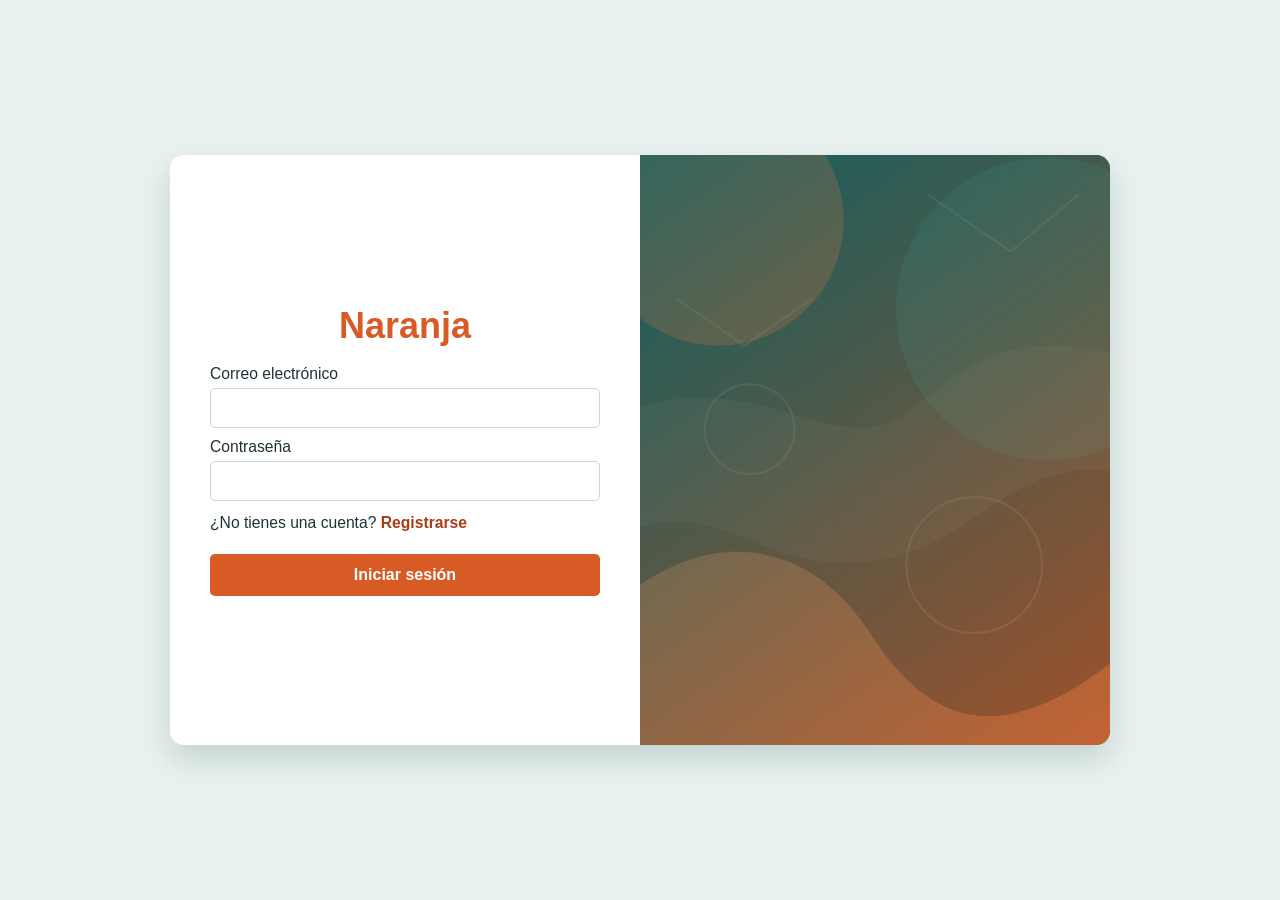
<file: index.html>
<!DOCTYPE html>
<html lang="es">
<head>
  <meta charset="UTF-8">
  <meta name="viewport" content="width=device-width, initial-scale=1.0">
  <title>Registro | Naranja</title>
  <link rel="stylesheet" href="css/estilos.css">
</head>
<body>
  <main class="contenedor-global contenedor-registro">
    <section class="panel-formulario" aria-labelledby="titulo-registro">
      <form action="inicio.html" method="get">
        <h1 id="titulo-registro">Naranja</h1>

        <label for="correo">Correo electrónico</label>
        <input id="correo" name="correo" type="email" required>

        <label for="contrasena">Contraseña</label>
        <input id="contrasena" name="contrasena" type="password" required>

        <p class="enlace-cuenta"> ¿No tienes una cuenta? <a href="registro.html">Registrarse</a></p>

        <button type="submit">Iniciar sesión</button>
      </form>
    </section>

    <section class="panel-imagen" aria-label="Edificios modernos de color naranja"></section>
  </main>
</body>
</html>
</file>
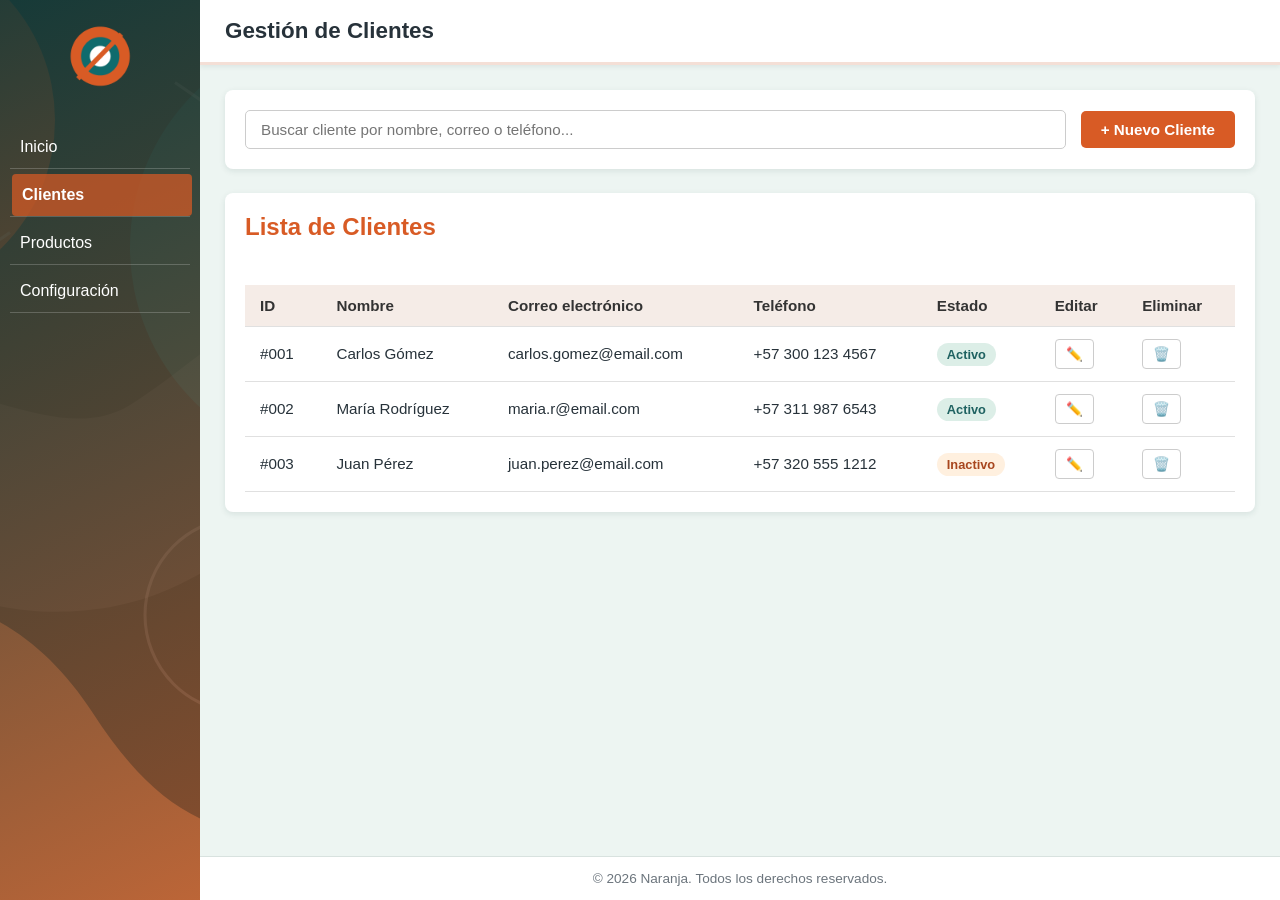
<file: clientes.html>
<!DOCTYPE html>
<html lang="es">
<head>
  <meta charset="UTF-8">
  <meta name="viewport" content="width=device-width, initial-scale=1.0">
  <title>Clientes | Naranja</title>
  <link rel="stylesheet" href="css/inicio.css">
  <link rel="stylesheet" href="css/clientes.css">
</head>
<body>
  <nav class="menu" aria-label="Menú principal">
    <a class="logo" href="index.html" aria-label="Ir al inicio de Naranja">
      <img src="images/logo.png" alt="Logo de Naranja">
    </a>
    <ul>
      <li><a href="index.html">Inicio</a></li>
      <li><a href="clientes.html" class="active" aria-current="page">Clientes</a></li>
      <li><a href="index.html#productos">Productos</a></li>
      <li><a href="index.html#configuracion">Configuración</a></li>
    </ul>
  </nav>

  <div class="main-wrapper">
    <header class="banner">
      <h1>Gestión de Clientes</h1>
    </header>

    <main class="content">
      <section class="actions-bar card" aria-label="Acciones de clientes">
        <label class="sr-only" for="buscarCliente">Buscar cliente</label>
        <input type="search" id="buscarCliente" placeholder="Buscar cliente por nombre, correo o teléfono..." class="search-input">
        <button type="button" class="btn btn-primary" id="nuevoCliente">+ Nuevo Cliente</button>
      </section>

      <section class="card table-container" aria-labelledby="tituloLista">
        <h2 id="tituloLista">Lista de Clientes</h2>
        <p class="mensaje-tabla" id="mensajeTabla" aria-live="polite"></p>
        <table class="data-table">
          <thead>
            <tr>
              <th scope="col">ID</th>
              <th scope="col">Nombre</th>
              <th scope="col">Correo electrónico</th>
              <th scope="col">Teléfono</th>
              <th scope="col">Estado</th>
              <th scope="col">Editar</th>
              <th scope="col">Eliminar</th>
            </tr>
          </thead>
          <tbody id="tablaClientes">
            <tr>
              <td>#001</td>
              <td>Carlos Gómez</td>
              <td>carlos.gomez@email.com</td>
              <td>+57 300 123 4567</td>
              <td><span class="badge badge-success">Activo</span></td>
              <td><button class="btn-icon" type="button" aria-label="Editar a Carlos Gómez" data-action="edit">✏️</button></td>
              <td><button class="btn-icon btn-danger" type="button" aria-label="Eliminar a Carlos Gómez" data-action="delete">🗑️</button></td>
            </tr>
            <tr>
              <td>#002</td>
              <td>María Rodríguez</td>
              <td>maria.r@email.com</td>
              <td>+57 311 987 6543</td>
              <td><span class="badge badge-success">Activo</span></td>
              <td><button class="btn-icon" type="button" aria-label="Editar a María Rodríguez" data-action="edit">✏️</button></td>
              <td><button class="btn-icon btn-danger" type="button" aria-label="Eliminar a María Rodríguez" data-action="delete">🗑️</button></td>
            </tr>
            <tr>
              <td>#003</td>
              <td>Juan Pérez</td>
              <td>juan.perez@email.com</td>
              <td>+57 320 555 1212</td>
              <td><span class="badge badge-warning">Inactivo</span></td>
              <td><button class="btn-icon" type="button" aria-label="Editar a Juan Pérez" data-action="edit">✏️</button></td>
              <td><button class="btn-icon btn-danger" type="button" aria-label="Eliminar a Juan Pérez" data-action="delete">🗑️</button></td>
            </tr>
          </tbody>
        </table>
      </section>
    </main>

    <footer>
      <p>© 2026 Naranja. Todos los derechos reservados.</p>
    </footer>
  </div>

  <div id="modalCliente" class="modal" role="dialog" aria-modal="true" aria-labelledby="tituloModal">
    <div class="modal-content">
      <div class="modal-header">
        <h2 id="tituloModal">Registrar Nuevo Cliente</h2>
        <button class="close-btn" type="button" aria-label="Cerrar ventana">×</button>
      </div>
      <form id="formCliente">
        <div class="modal-body">
          <div class="form-group">
            <label for="nombre">Nombre completo *</label>
            <input type="text" id="nombre" placeholder="Ej. Juan Pérez" required>
          </div>
          <div class="form-group">
            <label for="correoCliente">Correo electrónico *</label>
            <input type="email" id="correoCliente" placeholder="ejemplo@correo.com" required>
          </div>
          <div class="form-group">
            <label for="telefono">Teléfono *</label>
            <input type="tel" id="telefono" placeholder="+57 300 000 0000" required>
          </div>
          <div class="form-group">
            <label for="estado">Estado</label>
            <select id="estado">
              <option value="Activo">Activo</option>
              <option value="Inactivo">Inactivo</option>
            </select>
          </div>
        </div>
        <div class="modal-footer">
          <button type="button" class="btn btn-secondary" id="cancelarModal">Cancelar</button>
          <button type="submit" class="btn btn-primary">Guardar Cliente</button>
        </div>
      </form>
    </div>
  </div>

  <script>
    const modal = document.getElementById('modalCliente');
    const formulario = document.getElementById('formCliente');
    const tablaClientes = document.getElementById('tablaClientes');
    const buscarCliente = document.getElementById('buscarCliente');
    const mensajeTabla = document.getElementById('mensajeTabla');
    const tituloModal = document.getElementById('tituloModal');
    let filaEnEdicion = null;

    function abrirModal(fila = null) {
      filaEnEdicion = fila;
      formulario.reset();
      tituloModal.textContent = fila ? 'Editar cliente' : 'Registrar Nuevo Cliente';

      if (fila) {
        const celdas = fila.cells;
        document.getElementById('nombre').value = celdas[1].textContent;
        document.getElementById('correoCliente').value = celdas[2].textContent;
        document.getElementById('telefono').value = celdas[3].textContent;
        document.getElementById('estado').value = celdas[4].textContent.trim();
      }

      modal.style.display = 'flex';
      document.getElementById('nombre').focus();
    }

    function cerrarModal() {
      modal.style.display = 'none';
      filaEnEdicion = null;
    }

    function crearBoton(accion, icono, nombre) {
      const boton = document.createElement('button');
      boton.type = 'button';
      boton.className = accion === 'delete' ? 'btn-icon btn-danger' : 'btn-icon';
      boton.dataset.action = accion;
      boton.textContent = icono;
      boton.setAttribute('aria-label', `${accion === 'edit' ? 'Editar a' : 'Eliminar a'} ${nombre}`);
      return boton;
    }

    function crearFila(id, nombre, correo, telefono, estado) {
      const fila = document.createElement('tr');
      const claseBadge = estado === 'Activo' ? 'badge-success' : 'badge-warning';
      fila.innerHTML = `<td>${id}</td><td></td><td></td><td></td><td><span class="badge ${claseBadge}">${estado}</span></td><td></td><td></td>`;
      fila.cells[1].textContent = nombre;
      fila.cells[2].textContent = correo;
      fila.cells[3].textContent = telefono;
      fila.cells[5].appendChild(crearBoton('edit', '✏️', nombre));
      fila.cells[6].appendChild(crearBoton('delete', '🗑️', nombre));
      return fila;
    }

    function siguienteId() {
      return `#${String(tablaClientes.rows.length + 1).padStart(3, '0')}`;
    }

    document.getElementById('nuevoCliente').addEventListener('click', () => abrirModal());
    document.querySelector('.close-btn').addEventListener('click', cerrarModal);
    document.getElementById('cancelarModal').addEventListener('click', cerrarModal);

    window.addEventListener('click', (evento) => {
      if (evento.target === modal) cerrarModal();
    });

    formulario.addEventListener('submit', (evento) => {
      evento.preventDefault();
      const nombre = document.getElementById('nombre').value.trim();
      const correo = document.getElementById('correoCliente').value.trim();
      const telefono = document.getElementById('telefono').value.trim();
      const estado = document.getElementById('estado').value;

      if (filaEnEdicion) {
        const id = filaEnEdicion.cells[0].textContent;
        filaEnEdicion.replaceWith(crearFila(id, nombre, correo, telefono, estado));
        mensajeTabla.textContent = 'Cliente actualizado correctamente.';
      } else {
        tablaClientes.appendChild(crearFila(siguienteId(), nombre, correo, telefono, estado));
        mensajeTabla.textContent = 'Cliente registrado correctamente.';
      }
      cerrarModal();
    });

    tablaClientes.addEventListener('click', (evento) => {
      const boton = evento.target.closest('button[data-action]');
      if (!boton) return;
      const fila = boton.closest('tr');
      const nombre = fila.cells[1].textContent;

      if (boton.dataset.action === 'edit') abrirModal(fila);
      if (boton.dataset.action === 'delete' && confirm(`¿Deseas eliminar a ${nombre}?`)) {
        fila.remove();
        mensajeTabla.textContent = 'Cliente eliminado de la lista.';
      }
    });

    buscarCliente.addEventListener('input', () => {
      const consulta = buscarCliente.value.toLowerCase().trim();
      [...tablaClientes.rows].forEach((fila) => {
        fila.hidden = !fila.textContent.toLowerCase().includes(consulta);
      });
    });
  </script>
</body>
</html>
</file>
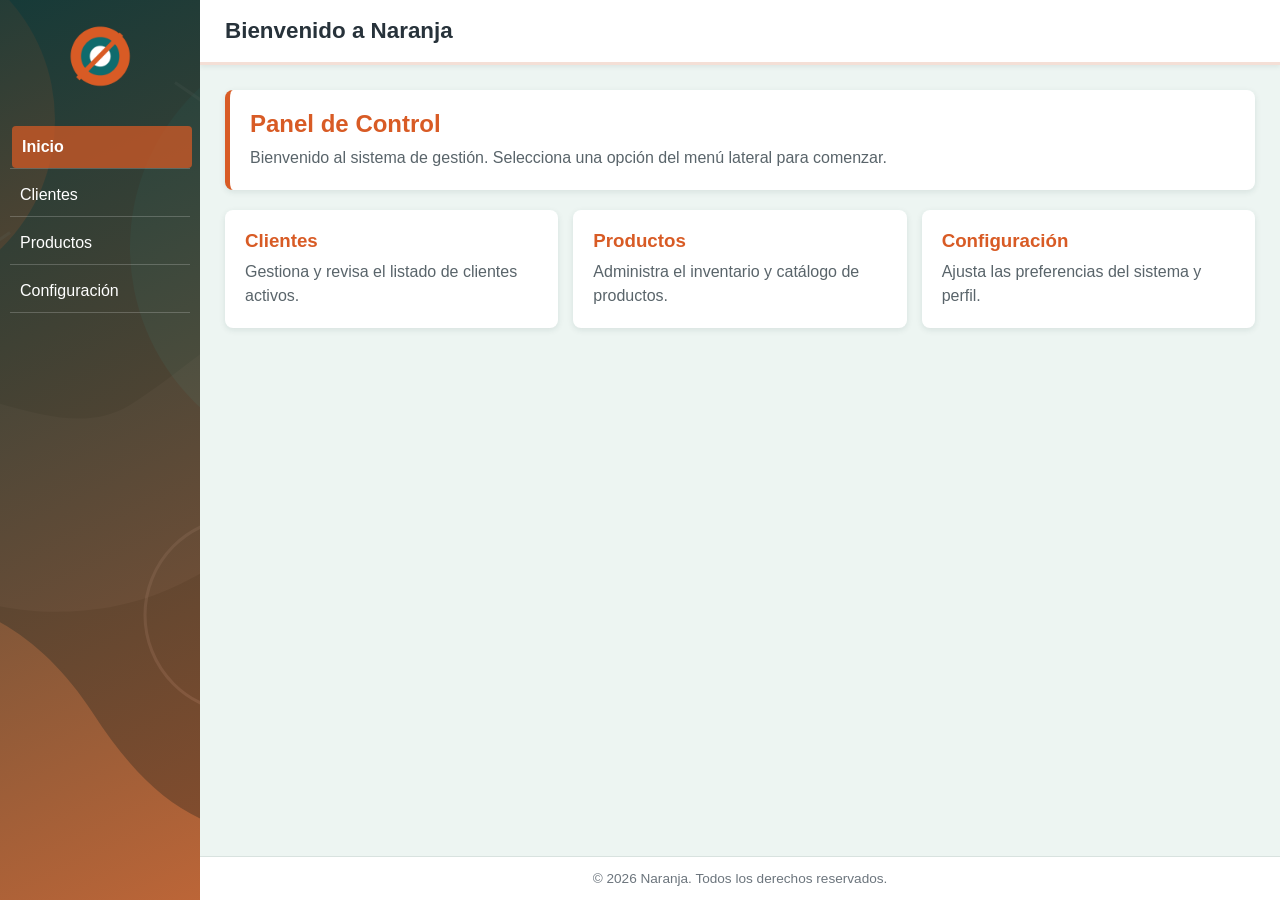
<file: inicio.html>
<!DOCTYPE html>
<html lang="es">
<head>
  <meta charset="UTF-8">
  <meta name="viewport" content="width=device-width, initial-scale=1.0">
  <title>Naranja | Panel de Control</title>
  <link rel="stylesheet" href="css/inicio.css">
</head>
<body>
  <nav class="menu" aria-label="Menú principal">
    <a class="logo" href="index.html" aria-label="Ir al inicio de Naranja">
      <img src="images/logo.png" alt="Logo de Naranja">
    </a>
    <ul>
      <li><a href="index.html" class="active" aria-current="page">Inicio</a></li>
      <li><a href="clientes.html">Clientes</a></li>
      <li><a href="#productos">Productos</a></li>
      <li><a href="#configuracion">Configuración</a></li>
    </ul>
  </nav>

  <div class="main-wrapper">
    <header class="banner"><h1>Bienvenido a Naranja</h1></header>

    <main class="content">
      <section class="card bienvenida">
        <h2>Panel de Control</h2>
        <p>Bienvenido al sistema de gestión. Selecciona una opción del menú lateral para comenzar.</p>
      </section>

      <section class="grid-cards" aria-label="Módulos del sistema">
        <article class="card"><h3>Clientes</h3><p>Gestiona y revisa el listado de clientes activos.</p></article>
        <article class="card" id="productos"><h3>Productos</h3><p>Administra el inventario y catálogo de productos.</p></article>
        <article class="card" id="configuracion"><h3>Configuración</h3><p>Ajusta las preferencias del sistema y perfil.</p></article>
      </section>
    </main>

    <footer><p>© 2026 Naranja. Todos los derechos reservados.</p></footer>
  </div>
</body>
</html>
</file>
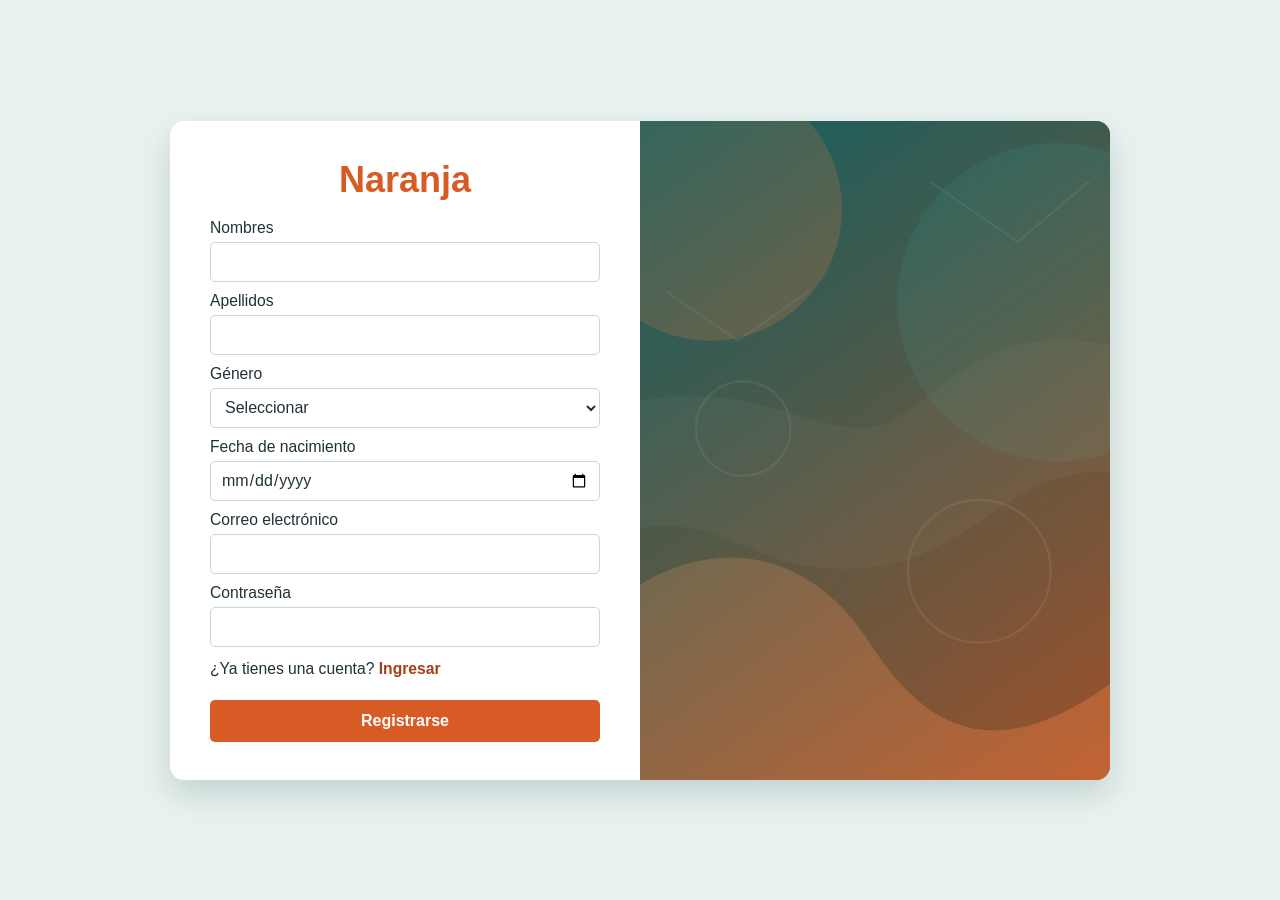
<file: registro.html>
<!DOCTYPE html>
<html lang="es">
<head>
  <meta charset="UTF-8">
  <meta name="viewport" content="width=device-width, initial-scale=1.0">
  <title>Registro | Naranja</title>
  <link rel="stylesheet" href="css/estilos.css">
</head>
<body>
  <main class="contenedor-global contenedor-registro">
    <section class="panel-formulario" aria-labelledby="titulo-registro">
      <form action="inicio.html" method="get">
        <h1 id="titulo-registro">Naranja</h1>

        <label for="nombres">Nombres</label>
        <input id="nombres" name="nombres" type="text" required>

        <label for="apellidos">Apellidos</label>
        <input id="apellidos" name="apellidos" type="text" required>

        <label for="genero">Género</label>
        <select id="genero" name="genero" required>
          <option value="" selected disabled>Seleccionar</option>
          <option value="femenino">Femenino</option>
          <option value="masculino">Masculino</option>
          <option value="otro">Otro</option>
        </select>

        <label for="fecha-nacimiento">Fecha de nacimiento</label>
        <input id="fecha-nacimiento" name="fecha-nacimiento" type="date" required>

        <label for="correo">Correo electrónico</label>
        <input id="correo" name="correo" type="email" required>

        <label for="contrasena">Contraseña</label>
        <input id="contrasena" name="contrasena" type="password" required>

        <p class="enlace-cuenta">¿Ya tienes una cuenta? <a href="index.html">Ingresar</a></p>

        <button type="submit">Registrarse</button>
      </form>
    </section>

    <section class="panel-imagen" aria-label="Edificios modernos de color naranja"></section>
  </main>
</body>
</html>
</file>
<file: css/estilos.css>
:root {
  --naranja: #d85b25;
  --naranja-oscuro: #a83e17;
  --turquesa: #0f6b6d;
  --texto: #203237;
  --borde: #cbd6d5;
  --fondo: #e9f2f0;
}

* { box-sizing: border-box; margin: 0; padding: 0; }

body {
  align-items: center;
  background: var(--fondo);
  color: var(--texto);
  display: flex;
  font-family: Arial, Helvetica, sans-serif;
  justify-content: center;
  min-height: 100vh;
  padding: 32px 16px;
}

.contenedor-global {
  background: #ffffff;
  border-radius: 14px;
  box-shadow: 0 14px 32px rgba(15, 65, 64, 0.18);
  display: grid;
  grid-template-columns: 1fr 1fr;
  max-width: 940px;
  min-height: 430px;
  overflow: hidden;
  width: min(100%, 940px);
}

.contenedor-registro { min-height: 590px; }
.panel-formulario { align-items: center; display: flex; padding: 38px 40px; }
form { width: 100%; }

h1 { color: var(--naranja); font-size: 2.25rem; margin-bottom: 18px; text-align: center; }
label { display: block; font-size: 0.98rem; margin-bottom: 5px; }
input, select, button { font: inherit; }

input, select {
  background: #ffffff;
  border: 1px solid var(--borde);
  border-radius: 5px;
  color: var(--texto);
  height: 40px;
  margin-bottom: 10px;
  padding: 8px 10px;
  width: 100%;
}

input:focus, select:focus {
  border-color: var(--turquesa);
  box-shadow: 0 0 0 3px rgba(15, 107, 109, 0.15);
  outline: none;
}

.enlace-cuenta { font-size: 0.98rem; margin: 3px 0 22px; }
a { color: var(--naranja-oscuro); font-weight: 700; text-decoration: none; }
a:hover { text-decoration: underline; }

button {
  background: var(--naranja);
  border: 0;
  border-radius: 5px;
  color: #ffffff;
  cursor: pointer;
  font-weight: 700;
  min-height: 42px;
  transition: background-color 160ms ease, transform 160ms ease;
  width: 100%;
}

button:hover { background: var(--naranja-oscuro); transform: translateY(-1px); }

.panel-imagen {
  background-image: linear-gradient(145deg, rgba(15, 107, 109, 0.76), rgba(216, 91, 37, 0.7)), url('../images/fondo-panel.svg');
  background-position: center;
  background-size: cover;
  min-height: 100%;
}

@media (max-width: 680px) {
  body { align-items: flex-start; padding: 20px 12px; }
  .contenedor-global { grid-template-columns: 1fr; }
  .panel-formulario { order: 2; padding: 30px 24px; }
  .panel-imagen { min-height: 190px; order: 1; }
}
</file>
<file: css/inicio.css>
:root {
  --naranja: #d85b25;
  --naranja-oscuro: #a8461e;
  --verde-azulado: #1f6261;
  --verde-azulado-oscuro: #163a38;
  --fondo: #edf5f2;
  --texto: #27323a;
}

* { box-sizing: border-box; margin: 0; padding: 0; }

body {
  background-color: var(--fondo);
  color: var(--texto);
  display: flex;
  font-family: Arial, Helvetica, sans-serif;
  min-height: 100vh;
}

/* Fondo local personalizado de Naranja: no depende de Internet. */
.menu {
  background-color: var(--verde-azulado-oscuro);
  background-image: linear-gradient(155deg, rgba(22, 58, 56, 0.90), rgba(216, 91, 37, 0.60)), url('../images/fondo-panel.svg');
  background-position: center;
  background-size: cover;
  height: 100vh;
  min-width: 200px;
  padding: 20px 10px;
  position: sticky;
  top: 0;
}

.logo { display: block; margin-bottom: 30px; text-align: center; }
.logo img { height: auto; width: 72px; }
.menu ul { list-style: none; }

.menu ul li {
  border-bottom: 1px solid rgba(255, 255, 255, 0.20);
  margin-bottom: 5px;
}

.menu ul li a {
  border-radius: 4px;
  color: white;
  display: block;
  padding: 12px 10px;
  text-decoration: none;
  transition: background-color 0.3s ease, transform 0.3s ease;
}

.menu ul li a:hover,
.menu ul li a.active {
  background-color: rgba(216, 91, 37, 0.72);
  font-weight: bold;
  transform: translateX(2px);
}

.main-wrapper {
  display: flex;
  flex: 1;
  flex-direction: column;
  min-width: 0;
  min-height: 100vh;
}

.banner {
  background-color: #fff;
  border-bottom: 3px solid #f4dfd6;
  box-shadow: 0 2px 5px rgba(22, 58, 56, 0.08);
  padding: 18px 25px;
}

.banner h1 { color: var(--texto); font-size: 1.4rem; }
.content { flex: 1; padding: 25px; }

.card {
  background-color: #fff;
  border-radius: 8px;
  box-shadow: 0 2px 6px rgba(22, 58, 56, 0.10);
  padding: 20px;
}

.card h2,
.card h3 { color: var(--naranja); margin-bottom: 8px; }
.card p { color: #59646a; line-height: 1.5; }
.bienvenida { border-left: 5px solid var(--naranja); margin-bottom: 20px; }

.grid-cards {
  display: grid;
  gap: 15px;
  grid-template-columns: repeat(auto-fit, minmax(200px, 1fr));
}

footer {
  background-color: #fff;
  border-top: 1px solid #d8e2df;
  color: #6c757d;
  font-size: 0.85rem;
  padding: 14px;
  text-align: center;
}

@media (max-width: 650px) {
  body { display: block; }
  .menu { height: auto; min-width: 0; padding: 14px 10px; position: static; }
  .logo { margin-bottom: 14px; text-align: left; }
  .logo img { width: 58px; }
  .menu ul { display: flex; flex-wrap: wrap; gap: 5px; }
  .menu ul li { border: 0; margin: 0; }
  .content { padding: 16px; }
}
</file>
<file: css/clientes.css>
/* Barra de acciones y búsqueda */
.actions-bar {
  align-items: center;
  display: flex;
  flex-wrap: wrap;
  gap: 15px;
  justify-content: space-between;
  margin-bottom: 24px;
}

.search-input {
  border: 1px solid #ccc;
  border-radius: 5px;
  flex: 1;
  font-size: 0.95rem;
  min-width: 250px;
  outline: none;
  padding: 10px 15px;
  transition: border-color 0.3s;
}

.search-input:focus { border-color: #d85b25; }

/* Botones */
.btn {
  border: none;
  border-radius: 5px;
  cursor: pointer;
  font-size: 0.95rem;
  font-weight: bold;
  padding: 10px 20px;
  transition: background-color 0.3s ease;
  width: auto;
}

.btn-primary { background-color: #d85b25; color: white; }
.btn-primary:hover { background-color: #a8461e; }

.btn-icon {
  background-color: #fff;
  border: 1px solid #ccc;
  border-radius: 4px;
  cursor: pointer;
  font-size: 0.85rem;
  margin-right: 4px;
  min-height: auto;
  padding: 6px 10px;
  transition: background-color 0.2s;
  width: auto;
}

.btn-icon:hover { background-color: #f0f0f0; transform: none; }

.btn-danger:hover {
  background-color: #ffe6e6;
  border-color: #d9534f;
  color: #d9534f;
}

/* Tabla de datos */
.table-container { overflow-x: auto; }
.table-container h2 { color: #d85b25; margin-bottom: 8px; }
.mensaje-tabla { color: #a8461e; font-size: 0.9rem; min-height: 1.3rem; }

.data-table {
  border-collapse: collapse;
  font-size: 0.95rem;
  margin-top: 15px;
  min-width: 760px;
  width: 100%;
}

.data-table th,
.data-table td {
  border-bottom: 1px solid #e0e0e0;
  padding: 12px 15px;
  text-align: left;
}

.data-table th { background-color: #f5ece7; color: #333; font-weight: bold; }
.data-table tbody tr:hover { background-color: #fff8f4; }

/* Etiquetas de estado */
.badge { border-radius: 12px; font-size: 0.8rem; font-weight: bold; padding: 4px 10px; }
.badge-success { background-color: #dceee7; color: #1f6261; }
.badge-warning { background-color: #fff0df; color: #a8461e; }

/* Ventana emergente */
.modal {
  align-items: center;
  background-color: rgba(0, 0, 0, 0.5);
  display: none;
  height: 100%;
  justify-content: center;
  left: 0;
  padding: 18px;
  position: fixed;
  top: 0;
  width: 100%;
  z-index: 1000;
}

.modal-content {
  animation: fadeIn 0.3s ease;
  background-color: #ffffff;
  border-radius: 8px;
  box-shadow: 0 4px 15px rgba(0, 0, 0, 0.2);
  max-width: 500px;
  overflow: hidden;
  width: 100%;
}

@keyframes fadeIn {
  from { opacity: 0; transform: translateY(-20px); }
  to { opacity: 1; transform: translateY(0); }
}

.modal-header {
  align-items: center;
  background-color: #d85b25;
  color: white;
  display: flex;
  justify-content: space-between;
  padding: 15px 20px;
}

.modal-header h2 { font-size: 1.2rem; margin: 0; }

.close-btn {
  background: transparent;
  color: white;
  font-size: 1.8rem;
  line-height: 1;
  min-height: auto;
  padding: 0;
  width: auto;
}

.close-btn:hover { background: transparent; color: #ddd; transform: none; }
.modal-body { padding: 20px; }
.form-group { margin-bottom: 15px; }

.form-group label {
  color: #333;
  display: block;
  font-size: 0.9rem;
  font-weight: bold;
  margin-bottom: 5px;
}

.form-group input,
.form-group select {
  border: 1px solid #ccc;
  border-radius: 5px;
  font-size: 0.95rem;
  outline: none;
  padding: 10px;
  transition: border-color 0.3s;
  width: 100%;
}

.form-group input:focus,
.form-group select:focus { border-color: #d85b25; }

.modal-footer {
  background-color: #f8f9fa;
  border-top: 1px solid #e0e0e0;
  display: flex;
  gap: 10px;
  justify-content: flex-end;
  padding: 15px 20px;
}

.btn-secondary { background-color: #6c757d; color: white; }
.btn-secondary:hover { background-color: #5a6268; }

.sr-only {
  height: 1px;
  margin: -1px;
  overflow: hidden;
  padding: 0;
  position: absolute;
  width: 1px;
  clip: rect(0, 0, 0, 0);
  white-space: nowrap;
}

@media (max-width: 520px) {
  .actions-bar .btn { width: 100%; }
  .search-input { min-width: 0; width: 100%; }
  .modal-footer { flex-direction: column-reverse; }
  .modal-footer .btn { width: 100%; }
}
</file>
